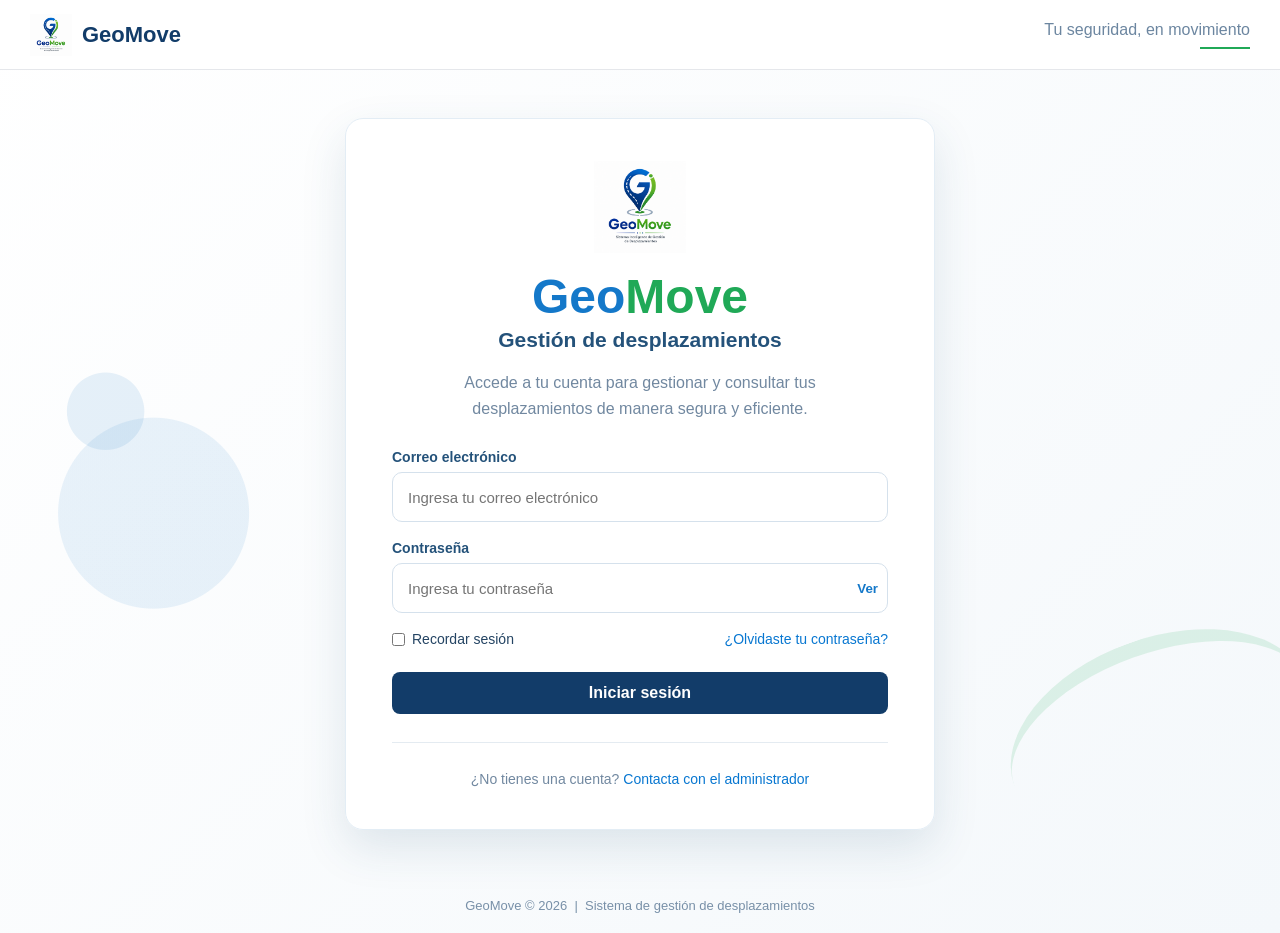
<file: index.html>
<!DOCTYPE html>
<html lang="es">
<head>
    <meta charset="UTF-8">
    <meta name="viewport" content="width=device-width, initial-scale=1.0">
    <title>GeoMove | Acceso</title>
    <link rel="stylesheet" href="css/estilos.css">
</head>
<body>

    <header class="encabezado">
        <div class="marca">
            <img src="imagenes/logo_geomove.png" alt="Logo GeoMove">
            <span>GeoMove</span>
        </div>

        <div class="eslogan">
            Tu seguridad, en movimiento
        </div>
    </header>

    <main class="contenedor-principal">

        <div class="decoracion-pin pin-izquierdo">●</div>
        <div class="decoracion-ruta"></div>

        <section class="tarjeta-login">

            <img class="logo-login"
                 src="imagenes/logo_geomove.png"
                 alt="Logo GeoMove">

            <h1>Geo<span>Move</span></h1>
            <h2>Gestión de desplazamientos</h2>

            <p class="descripcion">
                Accede a tu cuenta para gestionar y consultar
                tus desplazamientos de manera segura y eficiente.
            </p>

            <form id="formLogin">

                <div class="campo">
                    <label for="correo">Correo electrónico</label>
                    <input type="email"
                           id="correo"
                           name="correo"
                           placeholder="Ingresa tu correo electrónico"
                           required>
                </div>

                <div class="campo">
                    <label for="contrasena">Contraseña</label>

                    <div class="campo-contrasena">
                        <input type="password"
                               id="contrasena"
                               name="contrasena"
                               placeholder="Ingresa tu contraseña"
                               required>

                        <button type="button"
                                id="btnMostrar"
                                aria-label="Mostrar contraseña">
                            Ver
                        </button>
                    </div>
                </div>

                <div class="opciones">
                    <label class="recordar">
                        <input type="checkbox" id="recordar">
                        <span>Recordar sesión</span>
                    </label>

                    <a href="#" class="enlace">¿Olvidaste tu contraseña?</a>
                </div>

                <a href="dashboard.html" class="btn-ingresar">
                    Iniciar sesión
                </a>

            </form>

            <div class="separador"></div>

            <p class="contacto">
                ¿No tienes una cuenta?
                <a href="#" class="enlace">Contacta con el administrador</a>
            </p>

        </section>
    </main>

    <footer>
        GeoMove © 2026 &nbsp;|&nbsp; Sistema de gestión de desplazamientos
    </footer>

    <script src="js/script.js"></script>
</body>
</html>
</file>
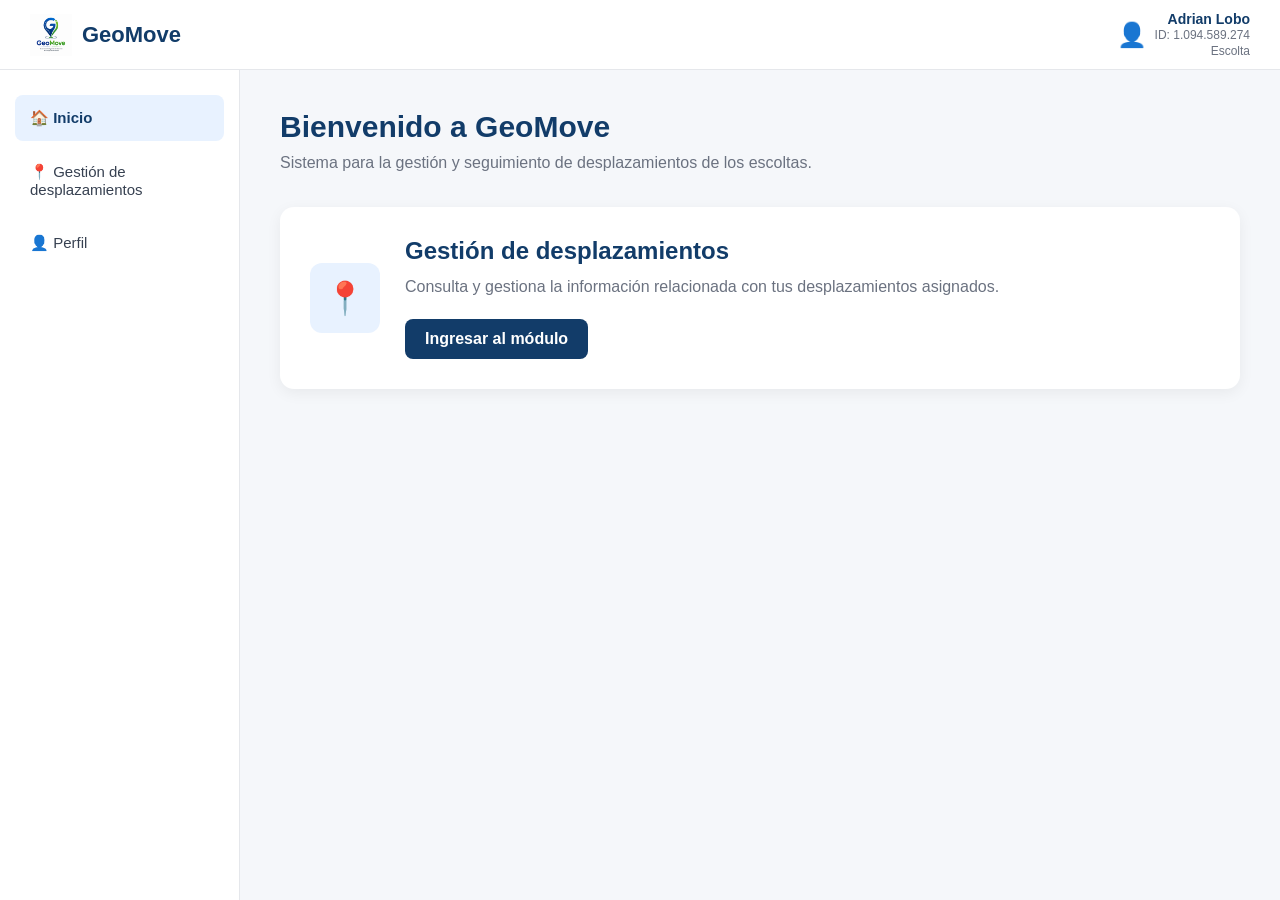
<file: dashboard.html>
<!DOCTYPE html>
<html lang="es">
<head>
    <meta charset="UTF-8">
    <meta name="viewport" content="width=device-width, initial-scale=1.0">
    <title>GeoMove - Dashboard</title>

    <!-- Hoja de estilos -->
    <link rel="stylesheet" href="css/estilos.css">
</head>

<body>

    <!-- Encabezado -->
    <header class="encabezado">
        <div class="marca">
            <img src="imagenes/logo_geomove.png" alt="Logo GeoMove">
            <span>GeoMove</span>
        </div>

        <div class="usuario">
            <span class="icono-usuario">👤</span>

            <div class="datos-usuario">
            <strong>Adrian Lobo</strong>
            <span>ID: 1.094.589.274</span>
            <span>Escolta</span>
        </div>
</div>
    </header>

    <!-- Contenido principal -->
    <main class="dashboard">

        <!-- Menú lateral -->
        <aside class="menu-lateral">

            <nav>
                <a href="#" class="menu-activo">🏠 Inicio</a>

                <a href="desplazamientos.html">
    📍              Gestión de desplazamientos
                </a>

                <a href="#">👤 Perfil</a>
            </nav>

        </aside>

        <!-- Área de contenido -->
        <section class="contenido-dashboard">

            <div class="bienvenida">
                <h1>Bienvenido a GeoMove</h1>

                <p>
                    Sistema para la gestión y seguimiento de desplazamientos
                    de los escoltas.
                </p>
            </div>

            <!-- Acceso al módulo -->
            <div class="tarjeta-modulo">

                <div class="icono-modulo">
                    📍
                </div>

                <div class="informacion-modulo">
                    <h2>Gestión de desplazamientos</h2>

                    <p>
                        Consulta y gestiona la información relacionada
                        con tus desplazamientos asignados.
                    </p>

                    <a href="desplazamientos.html" class="boton-modulo">
                        Ingresar al módulo
                    </a>
                </div>

            </div>

        </section>

    </main>

</body>
</html>
</file>
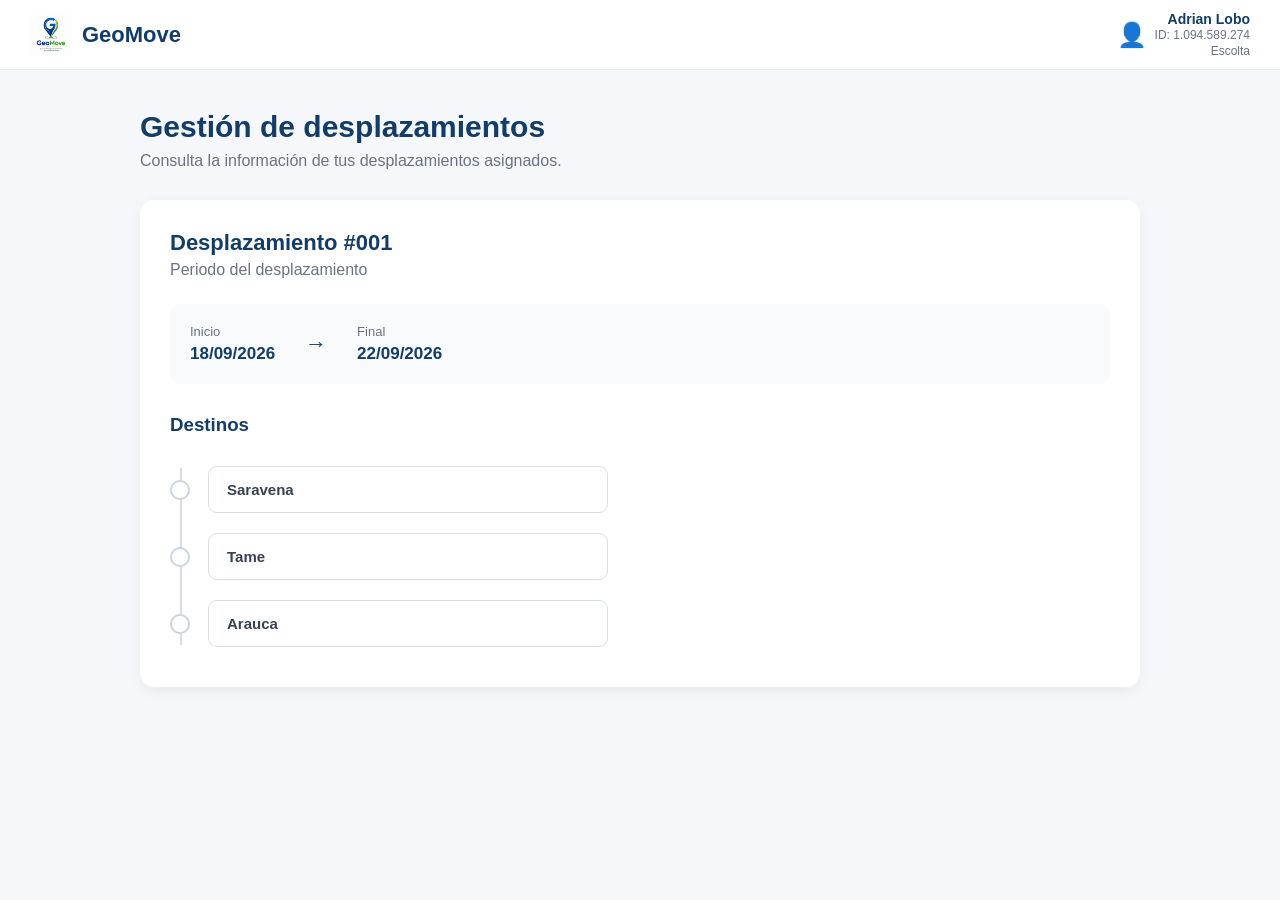
<file: desplazamientos.html>
<!DOCTYPE html>
<html lang="es">
<head>
    <meta charset="UTF-8">
    <meta name="viewport" content="width=device-width, initial-scale=1.0">

    <title>GeoMove - Gestión de desplazamientos</title>

    <link rel="stylesheet" href="css/estilos.css">
</head>

<body>

    <!-- Encabezado -->
    <header class="encabezado">

        <div class="marca">
            <img src="imagenes/logo_geomove.png" alt="Logo GeoMove">
            <span>GeoMove</span>
        </div>

        <div class="usuario">

            <span class="icono-usuario">👤</span>

            <div class="datos-usuario">
                <strong>Adrian Lobo</strong>
                <span>ID: 1.094.589.274</span>
                <span>Escolta</span>
            </div>

        </div>

    </header>


    <!-- Contenido principal -->
    <main class="contenido-desplazamientos">

        <!-- Encabezado de la sección -->
        <section class="titulo-seccion">

            <h1>Gestión de desplazamientos</h1>

            <p>
                Consulta la información de tus desplazamientos asignados.
            </p>

        </section>


        <!-- Información del desplazamiento -->
        <section class="tarjeta-desplazamiento">

            <div class="cabecera-desplazamiento">

                <div>
                    <h2>Desplazamiento #001</h2>
                    <p>Periodo del desplazamiento</p>
                </div>

            </div>


            <!-- Fechas -->
            <div class="periodo">

                <div class="fecha">
                    <span>Inicio</span>
                    <strong>18/09/2026</strong>
                </div>

                <div class="separador-fechas">
                    →
                </div>

                <div class="fecha">
                    <span>Final</span>
                    <strong>22/09/2026</strong>
                </div>

            </div>


            <!-- Destinos -->
            <div class="seccion-destinos">

                <h3>Destinos</h3>

                <div class="lista-destinos">

                    <!-- Destino 1 -->
                    <div class="destino-item">

                        <span class="punto-destino"></span>

                        <button class="boton-destino">
                            Saravena
                        </button>

                    </div>


                    <!-- Destino 2 -->
                    <div class="destino-item">

                        <span class="punto-destino"></span>

                        <button class="boton-destino">
                            Tame
                        </button>

                    </div>


                    <!-- Destino 3 -->
                    <div class="destino-item">

                        <span class="punto-destino"></span>

                        <button class="boton-destino">
                            Arauca
                        </button>

                    </div>

                </div>

            </div>

        </section>

    </main>

</body>
</html>
</file>
<file: css/estilos.css>
* {
    margin: 0;
    padding: 0;
    box-sizing: border-box;
}

:root {
    --azul: #1478c9;
    --azul-oscuro: #24527a;
    --verde: #20a957;
    --verde-claro: #75cf87;
    --fondo: #f4f8fb;
    --texto: #244463;
    --borde: #d5e1ec;
}

body {
    min-height: 100vh;
    font-family: Arial, Helvetica, sans-serif;
    background:
        radial-gradient(circle at 12% 55%, rgba(20, 120, 201, 0.09) 0 95px, transparent 96px),
        linear-gradient(135deg, #ffffff 0%, var(--fondo) 100%);
    color: var(--texto);
    overflow-x: hidden;
}

/* Encabezado */

.encabezado {
    height: 105px;
    background: #ffffff;
    border-bottom: 1px solid #e2ebf2;
    display: flex;
    align-items: center;
    justify-content: space-between;
    padding: 0 4%;
}

.marca {
    display: flex;
    align-items: center;
    gap: 12px;
    font-size: 30px;
    font-weight: 700;
    color: var(--azul);
}

.marca img {
    width: 58px;
    height: 58px;
    object-fit: contain;
}

.eslogan {
    color: #6c86a0;
    font-size: 16px;
    position: relative;
    padding-bottom: 10px;
}

.eslogan::after {
    content: "";
    position: absolute;
    bottom: 0;
    right: 0;
    width: 50px;
    height: 2px;
    background: var(--verde);
}

/* Contenedor */

.contenedor-principal {
    min-height: calc(100vh - 165px);
    display: flex;
    justify-content: center;
    align-items: center;
    position: relative;
    padding: 48px 20px;
}

/* Tarjeta */

.tarjeta-login {
    width: min(590px, 100%);
    background: rgba(255, 255, 255, 0.97);
    border: 1px solid #e3edf5;
    border-radius: 18px;
    padding: 42px 46px;
    box-shadow: 0 18px 45px rgba(39, 83, 119, 0.13);
    text-align: center;
    position: relative;
    z-index: 2;
}

.logo-login {
    width: 92px;
    height: 92px;
    object-fit: contain;
    margin-bottom: 12px;
}

.tarjeta-login h1 {
    font-size: 48px;
    color: var(--azul);
    margin-bottom: 4px;
}

.tarjeta-login h1 span {
    color: var(--verde);
}

.tarjeta-login h2 {
    font-size: 21px;
    color: var(--azul-oscuro);
    margin-bottom: 18px;
}

.descripcion {
    color: #7188a0;
    line-height: 1.6;
    margin: 0 auto 28px;
    max-width: 450px;
}

/* Formulario */

form {
    text-align: left;
}

.campo {
    margin-bottom: 18px;
}

.campo label {
    display: block;
    font-size: 14px;
    font-weight: 600;
    margin-bottom: 7px;
    color: var(--azul-oscuro);
}

.campo input[type="email"],
.campo input[type="password"],
.campo input[type="text"] {
    width: 100%;
    height: 50px;
    border: 1px solid var(--borde);
    border-radius: 10px;
    padding: 0 15px;
    font-size: 15px;
    outline: none;
    color: var(--texto);
    background: #ffffff;
    transition: 0.2s;
}

.campo input:focus {
    border-color: var(--azul);
    box-shadow: 0 0 0 3px rgba(20, 120, 201, 0.10);
}

.campo-contrasena {
    display: flex;
    align-items: center;
    position: relative;
}

.campo-contrasena input {
    padding-right: 58px !important;
}

.campo-contrasena button {
    position: absolute;
    right: 10px;
    border: 0;
    background: transparent;
    color: var(--azul);
    cursor: pointer;
    font-weight: 600;
}

.opciones {
    display: flex;
    justify-content: space-between;
    align-items: center;
    gap: 15px;
    margin: 4px 0 25px;
    font-size: 14px;
}

.recordar {
    display: flex;
    align-items: center;
    gap: 7px;
}

.recordar input {
    accent-color: var(--azul);
}

.enlace {
    color: #0877d1;
    text-decoration: none;
}

.enlace:hover {
    text-decoration: underline;
}

/* Botón */

.btn-ingresar {
    width: 100%;
    padding: 12px;
    display: block;
    box-sizing: border-box;
    text-align: center;
    text-decoration: none;

    background-color: #123c69;
    color: #ffffff;

    border: none;
    border-radius: 8px;
    cursor: pointer;
    font-size: 16px;
    font-weight: 600;
}

.btn-ingresar:hover {
    background-color: #0e3155;
}

.separador {
    height: 1px;
    background: #e4ebf1;
    margin: 28px 0;
}

.contacto {
    font-size: 14px;
    color: #7188a0;
}

/* Decoración */

.decoracion-pin {
    position: absolute;
    color: rgba(20, 120, 201, 0.10);
    font-size: 180px;
    left: 4%;
    top: 28%;
    z-index: 0;
}

.decoracion-ruta {
    position: absolute;
    width: 310px;
    height: 190px;
    border-top: 15px solid rgba(32, 169, 87, 0.13);
    border-radius: 50%;
    right: -35px;
    bottom: 50px;
    transform: rotate(-20deg);
    z-index: 0;
}

/* Pie */

footer {
    text-align: center;
    color: #7890a8;
    font-size: 13px;
    padding: 20px;
}

/* Responsive */

@media (max-width: 700px) {

    .encabezado {
        height: auto;
        padding: 18px 20px;
    }

    .marca {
        font-size: 23px;
    }

    .marca img {
        width: 46px;
        height: 46px;
    }

    .eslogan {
        display: none;
    }

    .contenedor-principal {
        padding: 30px 15px;
    }

    .tarjeta-login {
        padding: 32px 24px;
    }

    .tarjeta-login h1 {
        font-size: 40px;
    }

    .tarjeta-login h2 {
        font-size: 18px;
    }

    .opciones {
        align-items: flex-start;
        flex-direction: column;
    }

    .decoracion-pin,
    .decoracion-ruta {
        display: none;
    }
}

/* =====================================================
   DASHBOARD GEOMOVE
   ===================================================== */

/* Encabezado */
.encabezado {
    height: 70px;
    background: #ffffff;
    display: flex;
    align-items: center;
    justify-content: space-between;
    padding: 0 30px;
    border-bottom: 1px solid #e5e7eb;
}

/* Marca GeoMove */
.marca {
    display: flex;
    align-items: center;
    gap: 10px;
    font-size: 22px;
    font-weight: 700;
    color: #123c69;
}

.marca img {
    width: 42px;
    height: 42px;
    object-fit: contain;
}

/* Usuario */
.usuario {
    display: flex;
    align-items: center;
    gap: 8px;
    color: #374151;
    font-weight: 500;
}

/* Información del usuario */
.datos-usuario {
    display: flex;
    flex-direction: column;
    align-items: flex-end;
    line-height: 1.3;
}

.datos-usuario strong {
    color: #123c69;
    font-size: 14px;
}

.datos-usuario span {
    color: #6b7280;
    font-size: 12px;
}

.icono-usuario {
    font-size: 24px;
}

/* Contenedor principal */
.dashboard {
    display: flex;
    min-height: calc(100vh - 70px);
    background: #f5f7fa;
}

/* Menú lateral */
.menu-lateral {
    width: 240px;
    background: #ffffff;
    border-right: 1px solid #e5e7eb;
    padding: 25px 15px;
}

/* Enlaces del menú */
.menu-lateral nav {
    display: flex;
    flex-direction: column;
    gap: 8px;
}

.menu-lateral a {
    text-decoration: none;
    color: #374151;
    padding: 14px 15px;
    border-radius: 8px;
    font-size: 15px;
    transition: 0.2s;
}

.menu-lateral a:hover {
    background: #eef6ff;
    color: #123c69;
}

/* Opción activa */
.menu-lateral .menu-activo {
    background: #e8f2ff;
    color: #123c69;
    font-weight: 600;
}

/* Contenido */
.contenido-dashboard {
    flex: 1;
    padding: 40px;
}

/* Bienvenida */
.bienvenida h1 {
    margin: 0 0 10px;
    color: #123c69;
    font-size: 30px;
}

.bienvenida p {
    margin: 0;
    color: #6b7280;
    font-size: 16px;
}

/* Tarjeta del módulo */
.tarjeta-modulo {
    margin-top: 35px;
    background: #ffffff;
    border-radius: 14px;
    padding: 30px;
    display: flex;
    align-items: center;
    gap: 25px;
    width: 100%;
    max-width: 1000px;
    box-shadow: 0 4px 15px rgba(0, 0, 0, 0.06);
}

/* Icono */
.icono-modulo {
    width: 70px;
    height: 70px;
    border-radius: 12px;
    background: #e8f2ff;
    display: flex;
    align-items: center;
    justify-content: center;
    font-size: 32px;
}

/* Información */
.informacion-modulo h2 {
    margin: 0 0 10px;
    color: #123c69;
}

.informacion-modulo p {
    margin: 0 0 20px;
    color: #6b7280;
    line-height: 1.5;
}

/* Botón */
.boton-modulo {
    display: inline-block;
    text-decoration: none;
    background: #123c69;
    color: #ffffff;
    padding: 11px 20px;
    border-radius: 8px;
    font-weight: 600;
    transition: 0.2s;
}

.boton-modulo:hover {
    background: #0d2f52;
}

/* Responsive */
@media (max-width: 700px) {

    .encabezado {
        padding: 0 15px;
    }

    .usuario span:last-child {
        display: none;
    }

    .dashboard {
        flex-direction: column;
    }

    .menu-lateral {
        width: auto;
        border-right: none;
        border-bottom: 1px solid #e5e7eb;
        padding: 10px;
    }

    .menu-lateral nav {
        flex-direction: row;
        overflow-x: auto;
    }

    .menu-lateral a {
        white-space: nowrap;
    }

    .contenido-dashboard {
        padding: 25px 15px;
    }

    .tarjeta-modulo {
        flex-direction: column;
        align-items: flex-start;
    }
}

/* =====================================================
   GESTIÓN DE DESPLAZAMIENTOS
   ===================================================== */

.contenido-desplazamientos {
    min-height: calc(100vh - 70px);
    background: #f5f7fa;
    padding: 40px;
}

/* Título de la sección */
.titulo-seccion {
    max-width: 1000px;
    margin: 0 auto 30px;
}

.titulo-seccion h1 {
    margin: 0 0 8px;
    color: #123c69;
    font-size: 30px;
}

.titulo-seccion p {
    margin: 0;
    color: #6b7280;
}

/* Tarjeta principal */
.tarjeta-desplazamiento {
    width: 100%;
    max-width: 1000px;
    margin: 0 auto;
    background: #ffffff;
    border-radius: 14px;
    padding: 30px;
    box-shadow: 0 4px 15px rgba(0, 0, 0, 0.06);
}

/* Cabecera */
.cabecera-desplazamiento h2 {
    margin: 0 0 5px;
    color: #123c69;
    font-size: 22px;
}

.cabecera-desplazamiento p {
    margin: 0;
    color: #6b7280;
}

/* Periodo */
.periodo {
    margin-top: 25px;
    padding: 20px;
    background: #f8fafc;
    border-radius: 10px;
    display: flex;
    align-items: center;
    gap: 30px;
}

.fecha {
    display: flex;
    flex-direction: column;
    gap: 5px;
}

.fecha span {
    color: #6b7280;
    font-size: 13px;
}

.fecha strong {
    color: #123c69;
    font-size: 17px;
}

.separador-fechas {
    color: #123c69;
    font-size: 22px;
    font-weight: bold;
}

/* Destinos */
.seccion-destinos {
    margin-top: 30px;
}

.seccion-destinos h3 {
    margin-bottom: 20px;
    color: #123c69;
}

/* Lista vertical */
.lista-destinos {
    position: relative;
    display: flex;
    flex-direction: column;
    gap: 0;
}

/* Línea vertical */
.lista-destinos::before {
    content: "";
    position: absolute;
    left: 10px;
    top: 12px;
    bottom: 12px;
    width: 2px;
    background: #d9dee5;
}

/* Destino */
.destino-item {
    position: relative;
    display: flex;
    align-items: center;
    gap: 18px;
    padding: 10px 0;
}

/* Punto */
.punto-destino {
    width: 20px;
    height: 20px;
    background: #ffffff;
    border: 2px solid #cbd5e1;
    border-radius: 50%;
    z-index: 1;
    flex-shrink: 0;
}

/* Botón destino */
.boton-destino {
    width: 100%;
    max-width: 400px;
    padding: 14px 18px;
    background: #ffffff;
    border: 1px solid #d9dee5;
    border-radius: 9px;
    text-align: left;
    font-size: 15px;
    font-weight: 600;
    color: #374151;
    cursor: pointer;
    transition: 0.2s;
}

.boton-destino:hover {
    border-color: #123c69;
    background: #f8fbff;
}

/* Responsive */
@media (max-width: 700px) {

    .contenido-desplazamientos {
        padding: 25px 15px;
    }

    .tarjeta-desplazamiento {
        padding: 20px;
    }

    .periodo {
        gap: 15px;
    }

    .boton-destino {
        max-width: none;
    }
}
</file>
